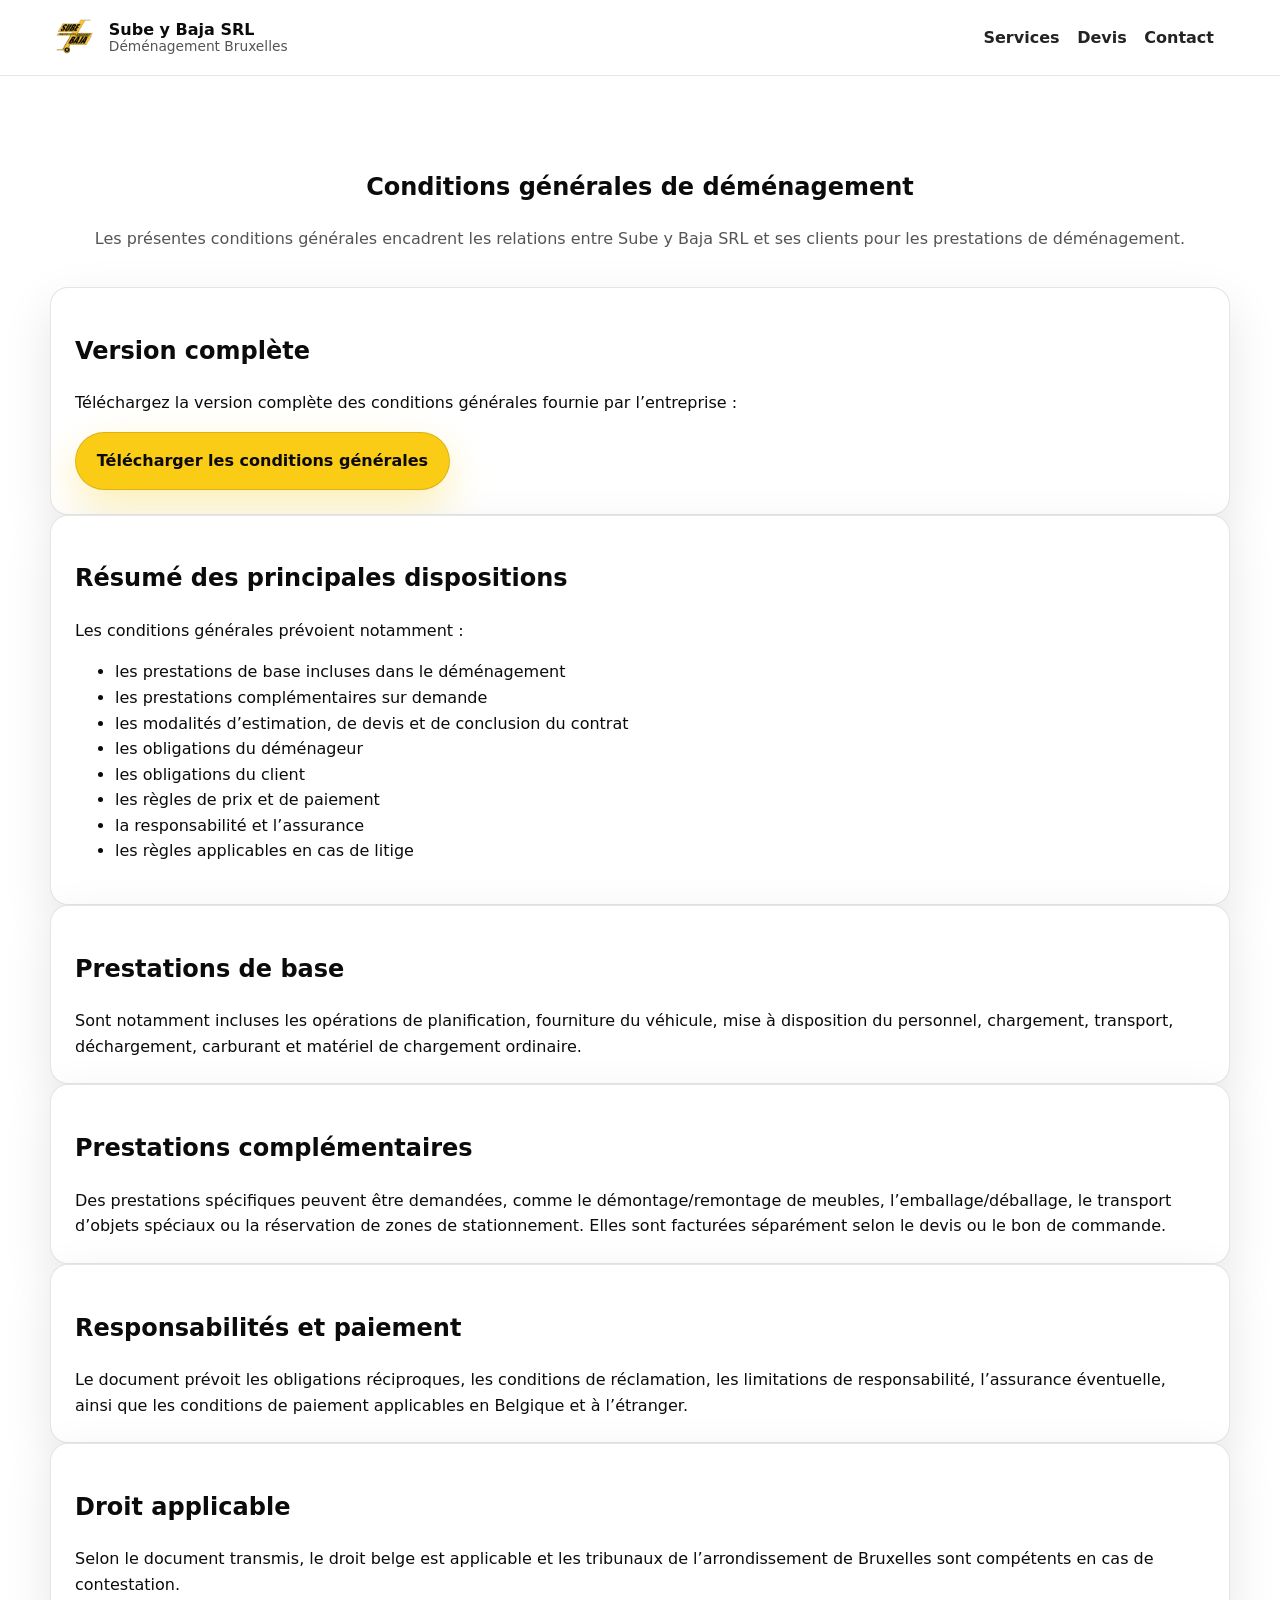
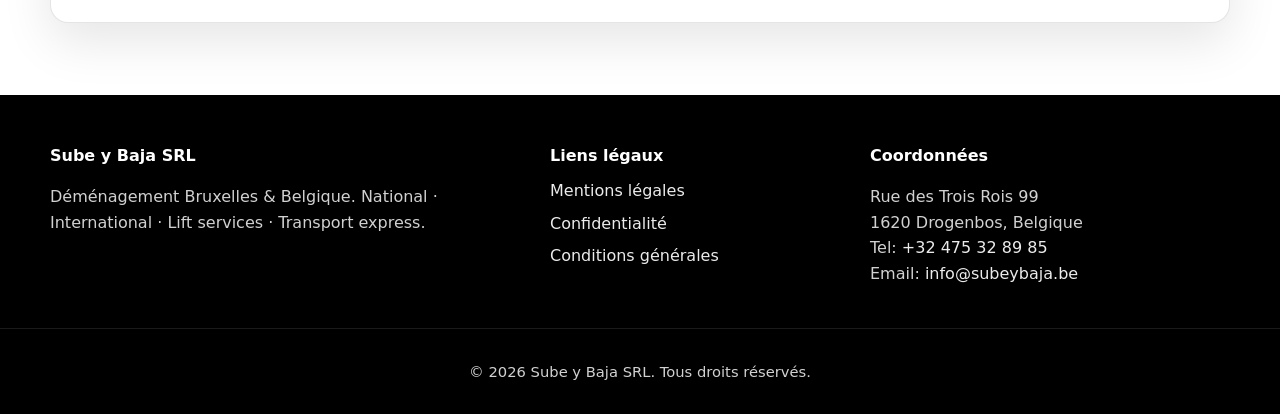
<file: condition_generales.html>
<!doctype html>
<html lang="fr">
  <head>
    <meta charset="utf-8" />
    <meta name="viewport" content="width=device-width, initial-scale=1" />
    <title>Conditions générales | Sube y Baja SRL</title>
    <meta
      name="description"
      content="Conditions générales de déménagement de Sube y Baja SRL."
    />
    <link rel="shortcut icon" href="assets/logo.jpg" type="image/x-icon" />
    <link rel="stylesheet" href="style.css" />
  </head>
  <body>
    <a class="skip-link" href="#contenu">Aller au contenu</a>

    <header class="site-header" id="top">
      <div class="container header__inner">
        <a class="brand" href="index.html" aria-label="Retour à l’accueil">
          <img
            src="assets/logo_classic.png"
            alt="Sube y Baja SRL"
            class="brand__logo"
          />
          <span class="brand__text">
            <strong>Sube y Baja SRL</strong>
            <span>Déménagement Bruxelles</span>
          </span>
        </a>

        <nav class="nav" aria-label="Navigation principale">
          <ul class="nav__list">
            <li><a href="index.html#services">Services</a></li>
            <li><a href="index.html#devis">Devis</a></li>
            <li><a href="index.html#contact">Contact</a></li>
          </ul>
        </nav>
      </div>
    </header>

    <main id="contenu">
      <section class="section">
        <div class="container legal-page">
          <header class="section__head">
            <h1>Conditions générales de déménagement</h1>
            <p>
              Les présentes conditions générales encadrent les relations entre
              Sube y Baja SRL et ses clients pour les prestations de
              déménagement.
            </p>
          </header>

          <div class="card">
            <h2>Version complète</h2>
            <p>
              Téléchargez la version complète des conditions générales fournie
              par l’entreprise :
            </p>
            <p>
              <a
                class="btn btn--primary"
                href="assets/conditions_generales.pdf"
                download
              >
                Télécharger les conditions générales
              </a>
            </p>
          </div>

          <div class="card">
            <h2>Résumé des principales dispositions</h2>
            <p>Les conditions générales prévoient notamment :</p>
            <ul>
              <li>les prestations de base incluses dans le déménagement</li>
              <li>les prestations complémentaires sur demande</li>
              <li>
                les modalités d’estimation, de devis et de conclusion du contrat
              </li>
              <li>les obligations du déménageur</li>
              <li>les obligations du client</li>
              <li>les règles de prix et de paiement</li>
              <li>la responsabilité et l’assurance</li>
              <li>les règles applicables en cas de litige</li>
            </ul>
          </div>

          <div class="card">
            <h2>Prestations de base</h2>
            <p>
              Sont notamment incluses les opérations de planification,
              fourniture du véhicule, mise à disposition du personnel,
              chargement, transport, déchargement, carburant et matériel de
              chargement ordinaire.
            </p>
          </div>

          <div class="card">
            <h2>Prestations complémentaires</h2>
            <p>
              Des prestations spécifiques peuvent être demandées, comme le
              démontage/remontage de meubles, l’emballage/déballage, le
              transport d’objets spéciaux ou la réservation de zones de
              stationnement. Elles sont facturées séparément selon le devis ou
              le bon de commande.
            </p>
          </div>

          <div class="card">
            <h2>Responsabilités et paiement</h2>
            <p>
              Le document prévoit les obligations réciproques, les conditions de
              réclamation, les limitations de responsabilité, l’assurance
              éventuelle, ainsi que les conditions de paiement applicables en
              Belgique et à l’étranger.
            </p>
          </div>

          <div class="card">
            <h2>Droit applicable</h2>
            <p>
              Selon le document transmis, le droit belge est applicable et les
              tribunaux de l’arrondissement de Bruxelles sont compétents en cas
              de contestation.
            </p>
          </div>
        </div>
      </section>
    </main>

    <footer class="site-footer">
      <div class="container footer__inner">
        <div>
          <h4>Sube y Baja SRL</h4>
          <p>
            Déménagement Bruxelles & Belgique. National · International · Lift
            services · Transport express.
          </p>
        </div>

        <div>
          <h4>Liens légaux</h4>
          <ul class="footer__links">
            <li><a href="mentions_legales.html">Mentions légales</a></li>
            <li><a href="confidentialite.html">Confidentialité</a></li>
            <li><a href="condition_generales.html">Conditions générales</a></li>
          </ul>
        </div>

        <div>
          <h4>Coordonnées</h4>
          <p>
            Rue des Trois Rois 99<br />
            1620 Drogenbos, Belgique<br />
            Tel: <a href="tel:+32475328985">+32 475 32 89 85</a><br />
            Email: <a href="mailto:info@subeybaja.be">info@subeybaja.be</a>
          </p>
        </div>
      </div>

      <div class="footer__bottom">
        <p>© <span id="year"></span> Sube y Baja SRL. Tous droits réservés.</p>
      </div>
    </footer>

    <script>
      document.getElementById("year").textContent = new Date().getFullYear();
    </script>
  </body>
</html>
</file>
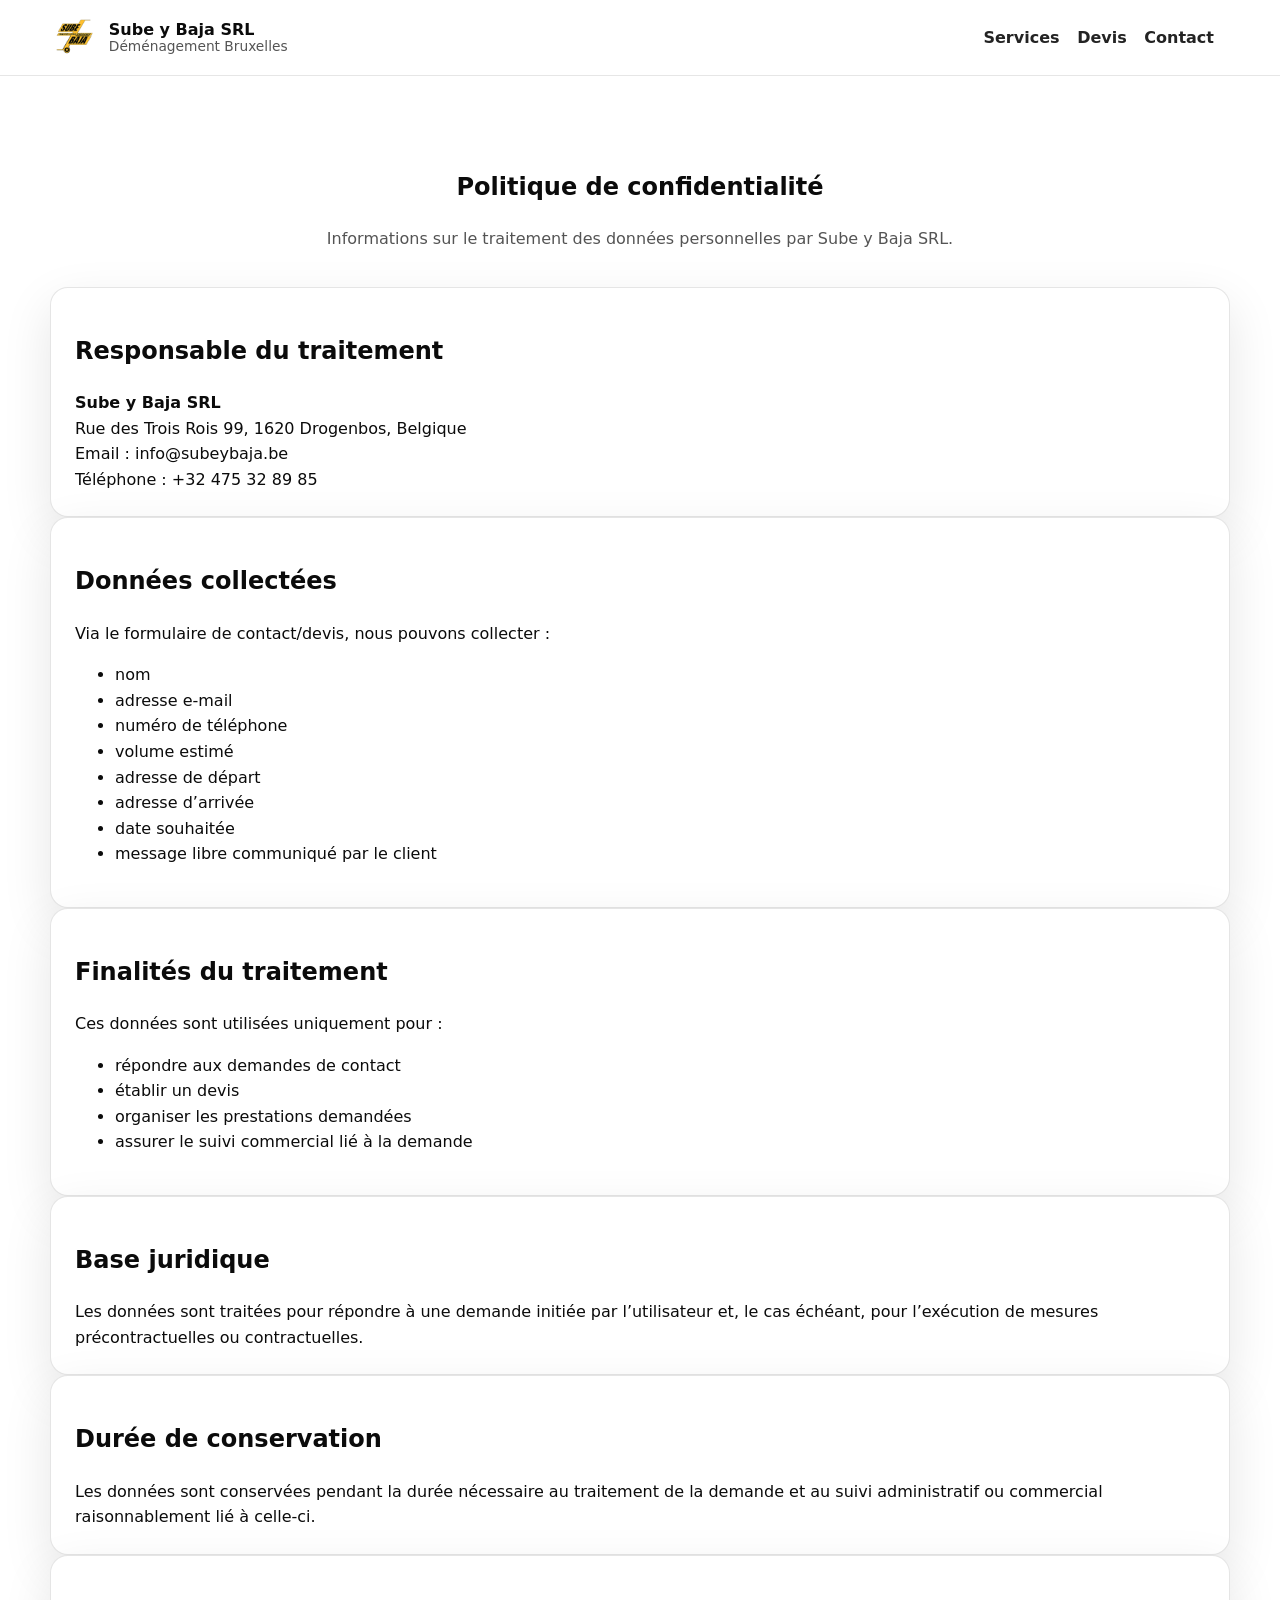
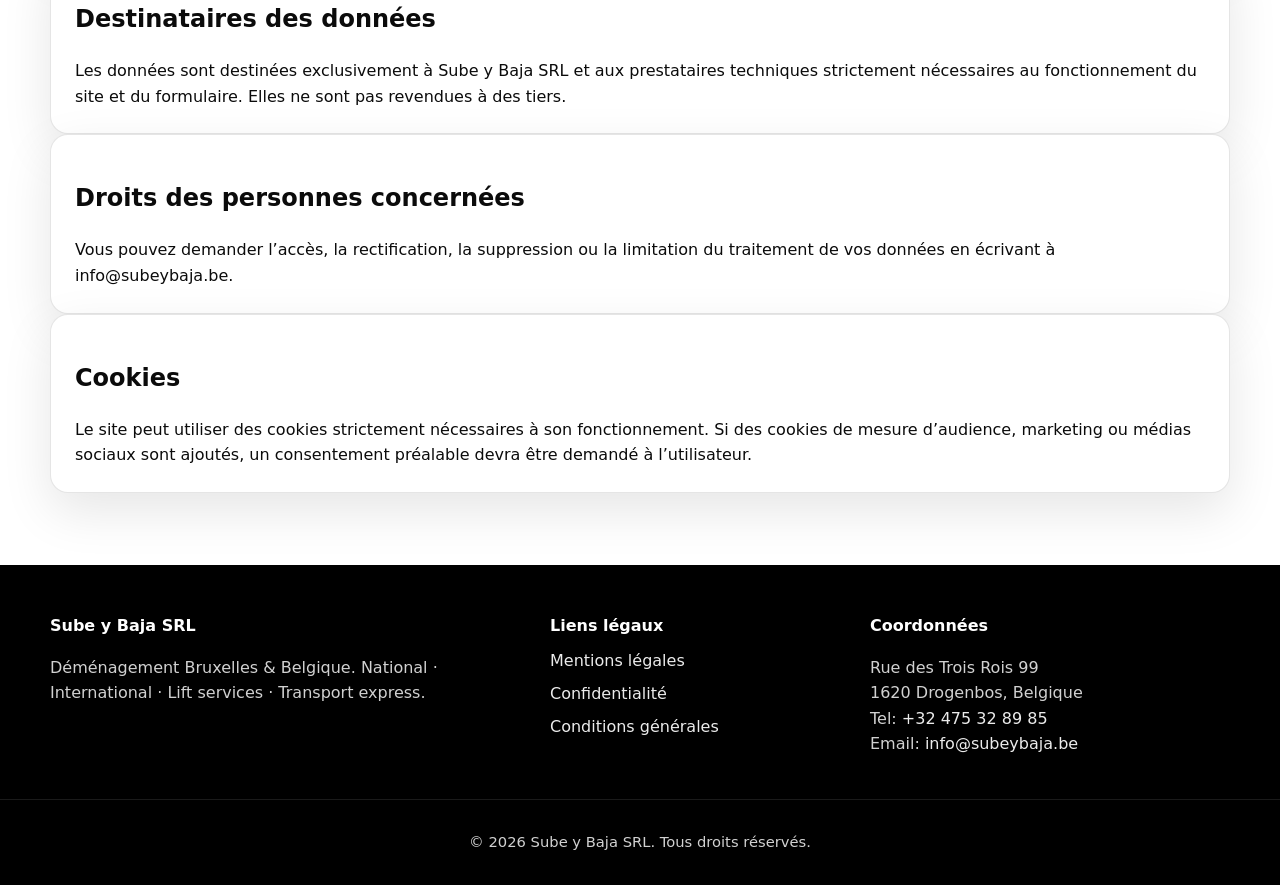
<file: confidentialite.html>
<!doctype html>
<html lang="fr">
  <head>
    <meta charset="utf-8" />
    <meta name="viewport" content="width=device-width, initial-scale=1" />
    <title>Politique de confidentialité | Sube y Baja SRL</title>
    <meta
      name="description"
      content="Politique de confidentialité de Sube y Baja SRL."
    />
    <link rel="shortcut icon" href="assets/logo.jpg" type="image/x-icon" />
    <link rel="stylesheet" href="style.css" />
  </head>
  <body>
    <a class="skip-link" href="#contenu">Aller au contenu</a>

    <header class="site-header" id="top">
      <div class="container header__inner">
        <a class="brand" href="index.html" aria-label="Retour à l’accueil">
          <img
            src="assets/logo_classic.png"
            alt="Sube y Baja SRL"
            class="brand__logo"
          />
          <span class="brand__text">
            <strong>Sube y Baja SRL</strong>
            <span>Déménagement Bruxelles</span>
          </span>
        </a>

        <nav class="nav" aria-label="Navigation principale">
          <ul class="nav__list">
            <li><a href="index.html#services">Services</a></li>
            <li><a href="index.html#devis">Devis</a></li>
            <li><a href="index.html#contact">Contact</a></li>
          </ul>
        </nav>
      </div>
    </header>

    <main id="contenu">
      <section class="section">
        <div class="container legal-page">
          <header class="section__head">
            <h1>Politique de confidentialité</h1>
            <p>
              Informations sur le traitement des données personnelles par Sube y
              Baja SRL.
            </p>
          </header>

          <div class="card">
            <h2>Responsable du traitement</h2>
            <p>
              <strong>Sube y Baja SRL</strong><br />
              Rue des Trois Rois 99, 1620 Drogenbos, Belgique<br />
              Email :
              <a href="mailto:info@subeybaja.be">info@subeybaja.be</a><br />
              Téléphone :
              <a href="tel:+32475328985">+32 475 32 89 85</a>
            </p>
          </div>

          <div class="card">
            <h2>Données collectées</h2>
            <p>Via le formulaire de contact/devis, nous pouvons collecter :</p>
            <ul>
              <li>nom</li>
              <li>adresse e-mail</li>
              <li>numéro de téléphone</li>
              <li>volume estimé</li>
              <li>adresse de départ</li>
              <li>adresse d’arrivée</li>
              <li>date souhaitée</li>
              <li>message libre communiqué par le client</li>
            </ul>
          </div>

          <div class="card">
            <h2>Finalités du traitement</h2>
            <p>Ces données sont utilisées uniquement pour :</p>
            <ul>
              <li>répondre aux demandes de contact</li>
              <li>établir un devis</li>
              <li>organiser les prestations demandées</li>
              <li>assurer le suivi commercial lié à la demande</li>
            </ul>
          </div>

          <div class="card">
            <h2>Base juridique</h2>
            <p>
              Les données sont traitées pour répondre à une demande initiée par
              l’utilisateur et, le cas échéant, pour l’exécution de mesures
              précontractuelles ou contractuelles.
            </p>
          </div>

          <div class="card">
            <h2>Durée de conservation</h2>
            <p>
              Les données sont conservées pendant la durée nécessaire au
              traitement de la demande et au suivi administratif ou commercial
              raisonnablement lié à celle-ci.
            </p>
          </div>

          <div class="card">
            <h2>Destinataires des données</h2>
            <p>
              Les données sont destinées exclusivement à Sube y Baja SRL et aux
              prestataires techniques strictement nécessaires au fonctionnement
              du site et du formulaire. Elles ne sont pas revendues à des tiers.
            </p>
          </div>

          <div class="card">
            <h2>Droits des personnes concernées</h2>
            <p>
              Vous pouvez demander l’accès, la rectification, la suppression ou
              la limitation du traitement de vos données en écrivant à
              <a href="mailto:info@subeybaja.be">info@subeybaja.be</a>.
            </p>
          </div>

          <div class="card">
            <h2>Cookies</h2>
            <p>
              Le site peut utiliser des cookies strictement nécessaires à son
              fonctionnement. Si des cookies de mesure d’audience, marketing ou
              médias sociaux sont ajoutés, un consentement préalable devra être
              demandé à l’utilisateur.
            </p>
          </div>
        </div>
      </section>
    </main>

    <footer class="site-footer">
      <div class="container footer__inner">
        <div>
          <h4>Sube y Baja SRL</h4>
          <p>
            Déménagement Bruxelles & Belgique. National · International · Lift
            services · Transport express.
          </p>
        </div>

        <div>
          <h4>Liens légaux</h4>
          <ul class="footer__links">
            <li><a href="mentions_legales.html">Mentions légales</a></li>
            <li><a href="confidentialite.html">Confidentialité</a></li>
            <li><a href="condition_generales.html">Conditions générales</a></li>
          </ul>
        </div>

        <div>
          <h4>Coordonnées</h4>
          <p>
            Rue des Trois Rois 99<br />
            1620 Drogenbos, Belgique<br />
            Tel: <a href="tel:+32475328985">+32 475 32 89 85</a><br />
            Email: <a href="mailto:info@subeybaja.be">info@subeybaja.be</a>
          </p>
        </div>
      </div>

      <div class="footer__bottom">
        <p>© <span id="year"></span> Sube y Baja SRL. Tous droits réservés.</p>
      </div>
    </footer>

    <script>
      document.getElementById("year").textContent = new Date().getFullYear();
    </script>
  </body>
</html>
</file>
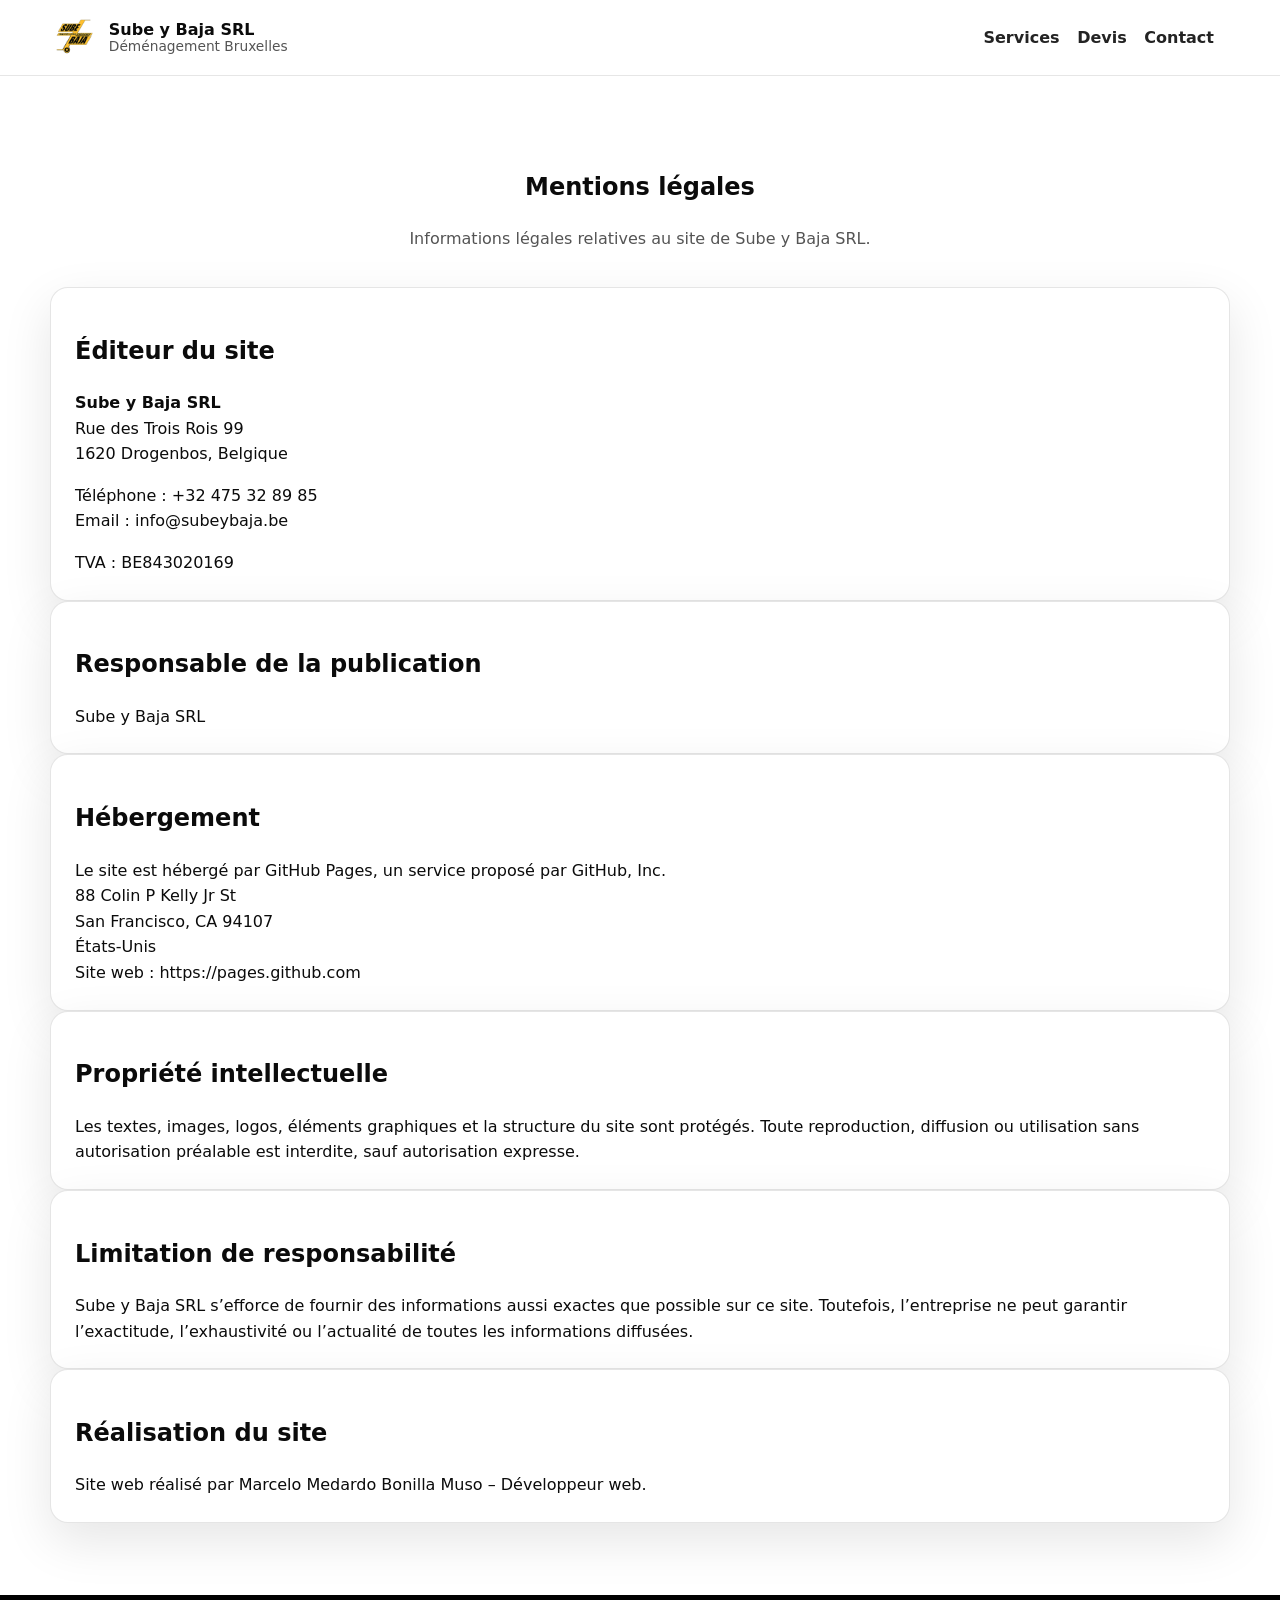
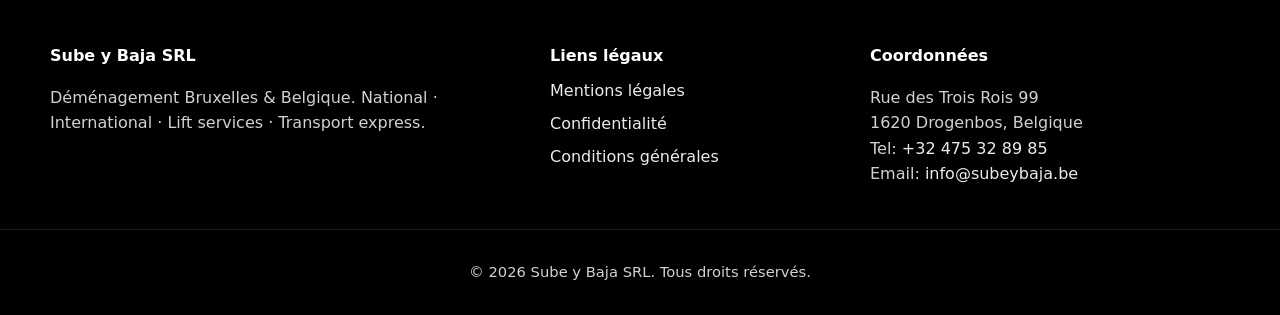
<file: mentions_legales.html>
<!doctype html>
<html lang="fr">
  <head>
    <meta charset="utf-8" />
    <meta name="viewport" content="width=device-width, initial-scale=1" />
    <title>Mentions légales | Sube y Baja SRL</title>
    <meta name="description" content="Mentions légales de Sube y Baja SRL." />
    <link rel="shortcut icon" href="assets/logo.jpg" type="image/x-icon" />
    <link rel="stylesheet" href="style.css" />
  </head>
  <body>
    <a class="skip-link" href="#contenu">Aller au contenu</a>

    <header class="site-header" id="top">
      <div class="container header__inner">
        <a class="brand" href="index.html" aria-label="Retour à l’accueil">
          <img
            src="assets/logo_classic.png"
            alt="Sube y Baja SRL"
            class="brand__logo"
          />
          <span class="brand__text">
            <strong>Sube y Baja SRL</strong>
            <span>Déménagement Bruxelles</span>
          </span>
        </a>

        <nav class="nav" aria-label="Navigation principale">
          <ul class="nav__list">
            <li><a href="index.html#services">Services</a></li>
            <li><a href="index.html#devis">Devis</a></li>
            <li><a href="index.html#contact">Contact</a></li>
          </ul>
        </nav>
      </div>
    </header>

    <main id="contenu">
      <section class="section">
        <div class="container legal-page">
          <header class="section__head">
            <h1>Mentions légales</h1>
            <p>Informations légales relatives au site de Sube y Baja SRL.</p>
          </header>

          <div class="card">
            <h2>Éditeur du site</h2>
            <p>
              <strong>Sube y Baja SRL</strong><br />
              Rue des Trois Rois 99<br />
              1620 Drogenbos, Belgique
            </p>
            <p>
              Téléphone :
              <a href="tel:+32475328985">+32 475 32 89 85</a><br />
              Email :
              <a href="mailto:info@subeybaja.be">info@subeybaja.be</a>
            </p>
            <p>TVA : BE843020169</p>
          </div>

          <div class="card">
            <h2>Responsable de la publication</h2>
            <p>Sube y Baja SRL</p>
          </div>

          <div class="card">
            <h2>Hébergement</h2>
            <p>
              Le site est hébergé par GitHub Pages, un service proposé par
              GitHub, Inc.<br />
              88 Colin P Kelly Jr St<br />
              San Francisco, CA 94107<br />
              États-Unis<br />
              Site web : https://pages.github.com
            </p>
          </div>

          <div class="card">
            <h2>Propriété intellectuelle</h2>
            <p>
              Les textes, images, logos, éléments graphiques et la structure du
              site sont protégés. Toute reproduction, diffusion ou utilisation
              sans autorisation préalable est interdite, sauf autorisation
              expresse.
            </p>
          </div>

          <div class="card">
            <h2>Limitation de responsabilité</h2>
            <p>
              Sube y Baja SRL s’efforce de fournir des informations aussi
              exactes que possible sur ce site. Toutefois, l’entreprise ne peut
              garantir l’exactitude, l’exhaustivité ou l’actualité de toutes les
              informations diffusées.
            </p>
          </div>

          <div class="card">
            <h2>Réalisation du site</h2>
            <p>
              Site web réalisé par Marcelo Medardo Bonilla Muso – Développeur
              web.
            </p>
          </div>
        </div>
      </section>
    </main>

    <footer class="site-footer">
      <div class="container footer__inner">
        <div>
          <h4>Sube y Baja SRL</h4>
          <p>
            Déménagement Bruxelles & Belgique. National · International · Lift
            services · Transport express.
          </p>
        </div>

        <div>
          <h4>Liens légaux</h4>
          <ul class="footer__links">
            <li><a href="mentions_legales.html">Mentions légales</a></li>
            <li><a href="confidentialite.html">Confidentialité</a></li>
            <li>
              <a href="condition_generales.html">Conditions générales</a>
            </li>
          </ul>
        </div>

        <div>
          <h4>Coordonnées</h4>
          <p>
            Rue des Trois Rois 99<br />
            1620 Drogenbos, Belgique<br />
            Tel: <a href="tel:+32475328985">+32 475 32 89 85</a><br />
            Email: <a href="mailto:info@subeybaja.be">info@subeybaja.be</a>
          </p>
        </div>
      </div>

      <div class="footer__bottom">
        <p>© <span id="year"></span> Sube y Baja SRL. Tous droits réservés.</p>
      </div>
    </footer>

    <script>
      document.getElementById("year").textContent = new Date().getFullYear();
    </script>
  </body>
</html>
</file>
<file: style.css>
/* =========================
   RESET
========================= */
*,
*::before,
*::after {
  box-sizing: border-box;
}

html {
  scroll-behavior: smooth;
}

body {
  margin: 0;
  font-family: system-ui, -apple-system, BlinkMacSystemFont, "Segoe UI", Roboto,
    Arial, sans-serif;
  line-height: 1.6;
  color: #0b0b0b;
  background: #ffffff;
}

img {
  display: block;
  max-width: 100%;
  height: auto;
}

a {
  color: inherit;
  text-decoration: none;
}

:focus-visible {
  outline: 3px solid #facc15;
  outline-offset: 3px;
}

/* =========================
   VARIABLES
========================= */
:root {
  --black: #0b0b0b;
  --white: #ffffff;
  --yellow: #facc15;

  --muted: rgba(11, 11, 11, 0.7);
  --line: rgba(11, 11, 11, 0.1);

  --radius: 18px;
  --radius-sm: 14px;

  --shadow: 0 18px 50px rgba(0, 0, 0, 0.1);
  --shadow2: 0 28px 90px rgba(0, 0, 0, 0.14);
}

/* éviter que les ancres passent sous le header sticky */
section {
  scroll-margin-top: 90px;
}

/* =========================
   LAYOUT
========================= */
.container {
  width: min(1180px, 100% - 3rem);
  margin-inline: auto;
}

.section {
  padding: 4.5rem 0;
}

.section--alt {
  background: #fafafa;
  border-top: 1px solid var(--line);
  border-bottom: 1px solid var(--line);
}

.grid {
  display: grid;
  gap: 1.25rem;
}

.grid--2 {
  grid-template-columns: repeat(2, minmax(0, 1fr));
}

/* =========================
   HEADINGS / SECTION HEAD
========================= */
.section__head {
  text-align: center;
  margin-bottom: 2.2rem;
}

.section__head h2 {
  margin: 0 0 0.5rem;
  font-size: clamp(1.75rem, 2.3vw, 2.45rem);
  letter-spacing: -0.02em;
  line-height: 1.1;
}

.section__head p {
  margin: 0;
  color: var(--muted);
}

.section__line {
  display: block;
  width: 120px;
  height: 4px;
  margin: 0.85rem auto 0.9rem;
  border-radius: 999px;
  background: linear-gradient(
    90deg,
    transparent,
    var(--yellow),
    transparent
  );
}

/* =========================
   SKIP LINK
========================= */
.skip-link {
  position: absolute;
  left: -999px;
  top: 10px;
  background: var(--yellow);
  color: var(--black);
  padding: 0.6rem 0.9rem;
  border-radius: 999px;
  z-index: 9999;
}

.skip-link:focus {
  left: 12px;
}

/* =========================
   REVEAL
========================= */
.reveal {
  opacity: 0;
  transform: translateY(18px);
  transition: opacity 0.6s ease, transform 0.6s ease;
}

.reveal.is-visible {
  opacity: 1;
  transform: translateY(0);
}

@media (prefers-reduced-motion: reduce) {
  .reveal {
    opacity: 1;
    transform: none;
    transition: none;
  }
}

/* =========================
   BUTTONS
========================= */
.btn {
  display: inline-flex;
  align-items: center;
  justify-content: center;
  gap: 0.55rem;
  padding: 0.95rem 1.3rem;
  border-radius: 999px;
  font-weight: 900;
  border: 1px solid transparent;
  transition:
    transform 0.18s ease,
    box-shadow 0.18s ease,
    background 0.18s ease,
    color 0.18s ease,
    border-color 0.18s ease;
  white-space: nowrap;
  position: relative;
  overflow: hidden;
}

.btn::after {
  content: "";
  position: absolute;
  top: -40%;
  left: -60%;
  width: 60%;
  height: 180%;
  transform: rotate(20deg);
  background: linear-gradient(
    90deg,
    transparent,
    rgba(255, 255, 255, 0.45),
    transparent
  );
  opacity: 0;
  transition:
    opacity 0.18s ease,
    left 0.4s ease;
}

.btn:hover::after {
  opacity: 1;
  left: 120%;
}

@media (prefers-reduced-motion: reduce) {
  .btn::after {
    display: none;
  }
}

.btn--primary {
  background: var(--yellow);
  color: var(--black);
  border-color: rgba(0, 0, 0, 0.12);
  box-shadow: 0 16px 40px rgba(250, 204, 21, 0.32);
}

.btn--primary:hover {
  transform: translateY(-2px);
  box-shadow: 0 24px 55px rgba(250, 204, 21, 0.42);
}

.btn--outline {
  background: var(--yellow);
  color: var(--black);
  border-color: rgba(0, 0, 0, 0.12);
  box-shadow: 0 16px 40px rgba(250, 204, 21, 0.32);
}

.btn--outline:hover {
  transform: translateY(-2px);
  box-shadow: 0 24px 55px rgba(250, 204, 21, 0.42);
}

.contact-box .btn--outline,
.cookie-banner .btn--outline {
  color: var(--black);
  border-color: rgba(0, 0, 0, 0.16);
  background: #fff;
}

.contact-box .btn--outline:hover,
.cookie-banner .btn--outline:hover {
  background: var(--yellow);
  color: var(--black);
  border-color: rgba(0, 0, 0, 0.12);
}

.btn--block {
  width: 100%;
}

/* =========================
   HEADER
========================= */
.site-header {
  position: sticky;
  top: 0;
  z-index: 30;
  background: rgba(255, 255, 255, 0.88);
  backdrop-filter: blur(10px);
  border-bottom: 1px solid var(--line);
}

.header__inner {
  display: grid;
  grid-template-columns: 1fr auto auto;
  align-items: center;
  gap: 1rem;
  padding: 0.9rem 0;
}

.brand {
  display: inline-flex;
  align-items: center;
  gap: 0.8rem;
}

.brand__logo {
  height: 46px;
  width: auto;
  object-fit: contain;
}

.brand__text {
  display: grid;
  line-height: 1.05;
}

.brand__text strong {
  font-size: 1rem;
}

.brand__text span {
  font-size: 0.86rem;
  color: var(--muted);
}

.nav__list {
  list-style: none;
  display: flex;
  gap: 1.1rem;
  margin: 0;
  padding: 0;
}

.nav__list a {
  font-weight: 850;
  color: rgba(11, 11, 11, 0.9);
  position: relative;
}

.nav__list a::after {
  content: "";
  position: absolute;
  left: 0;
  bottom: -6px;
  width: 0;
  height: 3px;
  border-radius: 999px;
  background: var(--yellow);
  transition: width 0.18s ease;
}

.nav__list a:hover::after {
  width: 100%;
}

.nav-toggle {
  display: none;
  width: 44px;
  height: 44px;
  border-radius: 999px;
  border: 1px solid rgba(0, 0, 0, 0.15);
  background: #fff;
  padding: 0;
}

.nav-toggle span {
  display: block;
  width: 18px;
  height: 2px;
  background: var(--black);
  margin: 4px auto;
  border-radius: 2px;
}

.nav--open {
  display: block;
}

/* =========================
   HERO
========================= */
.hero--landscape {
  position: relative;
  min-height: 560px;
  display: grid;
  align-items: center;
  overflow: hidden;
}

.hero__bg {
  position: absolute;
  inset: 0;
  background:
    linear-gradient(
      90deg,
      rgba(0, 0, 0, 0.8) 0%,
      rgba(0, 0, 0, 0.48) 55%,
      rgba(0, 0, 0, 0.16) 100%
    ),
    url("assets/hero_vehicules.jpg") center / cover no-repeat;
  transform: scale(1.02);
}

.hero__inner {
  position: relative;
  padding: 5.4rem 0;
}

.hero__panel {
  width: min(720px, 100%);
  color: #fff;
}

.kicker {
  margin: 0 0 0.9rem;
  display: inline-flex;
  padding: 0.35rem 0.75rem;
  border-radius: 999px;
  background: rgba(250, 204, 21, 0.92);
  color: #0b0b0b;
  font-weight: 950;
  letter-spacing: 0.06em;
  text-transform: uppercase;
  font-size: 0.78rem;
}

.hero__panel h1 {
  margin: 0 0 1rem;
  font-size: clamp(2.3rem, 3.4vw, 3.5rem);
  line-height: 1.05;
  letter-spacing: -0.03em;
}

.lead {
  margin: 0 0 1.2rem;
  color: rgba(255, 255, 255, 0.9);
  font-size: 1.06rem;
  max-width: 62ch;
}

.pill-list {
  list-style: none;
  padding: 0;
  margin: 0 0 1.6rem;
  display: grid;
  gap: 0.55rem;
}

.pill-list li {
  display: inline-flex;
  align-items: center;
  gap: 0.6rem;
  width: fit-content;
  padding: 0.45rem 0.8rem;
  border-radius: 999px;
  background: rgba(255, 255, 255, 0.12);
  border: 1px solid rgba(255, 255, 255, 0.18);
  color: rgba(255, 255, 255, 0.92);
  font-weight: 800;
}

.pill-list i {
  color: var(--yellow);
}

.hero__cta {
  display: flex;
  flex-wrap: wrap;
  gap: 0.75rem;
  margin-bottom: 0.9rem;
}

.tiny {
  margin: 0;
  color: rgba(255, 255, 255, 0.76);
  font-size: 0.92rem;
}

/* =========================
   CARDS / GENERIC BLOCKS
========================= */
.card {
  background: #fff;
  border: 1px solid rgba(0, 0, 0, 0.1);
  border-radius: var(--radius);
  padding: 1.5rem;
  box-shadow: var(--shadow);
  position: relative;
  overflow: hidden;
}

.card::before,
.contact-box::before,
.review::before,
.reviews__summary::before,
.service::before {
  content: "";
  position: absolute;
  inset: 0;
  border-radius: inherit;
  pointer-events: none;
  opacity: 0;
  box-shadow:
    0 0 0 2px rgba(250, 204, 21, 0.45),
    0 22px 60px rgba(250, 204, 21, 0.18);
  transition: opacity 0.18s ease;
}

.card:hover::before,
.contact-box:hover::before,
.review:hover::before,
.reviews__summary:hover::before,
.service:hover::before {
  opacity: 1;
}

.card h3,
.card h4 {
  margin-top: 0;
  margin-bottom: 0.75rem;
}

.card p:last-child {
  margin-bottom: 0;
}

.card--soft {
  background: #fffdf3;
}

/* =========================
   SERVICES
========================= */
.services {
  display: grid;
  gap: 1.6rem;
}

.service {
  background: var(--white);
  border: 1px solid rgba(0, 0, 0, 0.1);
  border-radius: var(--radius);
  overflow: hidden;
  box-shadow: var(--shadow);
  display: grid;
  grid-template-columns: 1.15fr 1fr;
  align-items: stretch;
  transition:
    transform 0.18s ease,
    box-shadow 0.18s ease,
    border-color 0.18s ease;
  position: relative;
}

.service:hover {
  transform: translateY(-8px);
  border-color: rgba(250, 204, 21, 0.65);
  box-shadow: var(--shadow2);
}

.service__img {
  height: 100%;
  min-height: 340px;
  background: #f3f3f3;
}

.service__img img {
  width: 100%;
  height: 100%;
  object-fit: cover;
  transition: transform 0.25s ease;
}

.service:hover .service__img img {
  transform: scale(1.04);
}

.service__body {
  padding: 2rem;
  display: grid;
  align-content: center;
}

.service__body h3 {
  margin: 0 0 0.7rem;
  font-size: 1.5rem;
  letter-spacing: -0.01em;
}

.service__body p {
  margin: 0 0 1.1rem;
  color: rgba(11, 11, 11, 0.74);
  font-size: 1.05rem;
}

.link {
  font-weight: 950;
  color: var(--black);
  text-decoration: underline;
  text-decoration-color: var(--yellow);
  text-underline-offset: 4px;
}

.service--reverse {
  grid-template-columns: 1fr 1.15fr;
}

.service--reverse .service__img {
  order: 2;
}

.service--reverse .service__body {
  order: 1;
}

/* =========================
   REVIEWS
========================= */
.reviews {
  display: grid;
  grid-template-columns: 340px 1fr;
  gap: 1.4rem;
  align-items: start;
}

.reviews__summary {
  background: #fff;
  border: 1px solid rgba(0, 0, 0, 0.1);
  border-radius: var(--radius);
  box-shadow: var(--shadow);
  padding: 1.35rem;
  position: relative;
}

.rating-big {
  display: flex;
  align-items: baseline;
  gap: 0.6rem;
}

.rating-big strong {
  font-size: 2.4rem;
}

.rating-big span {
  color: rgba(0, 0, 0, 0.6);
  font-weight: 800;
}

.stars {
  color: var(--yellow);
}

.stars.small {
  font-size: 0.95rem;
}

.muted {
  color: var(--muted);
}

.reviews__list {
  display: grid;
  grid-auto-flow: column;
  grid-auto-columns: minmax(260px, 1fr);
  gap: 1.1rem;
  overflow-x: auto;
  padding-bottom: 0.25rem;
  scroll-snap-type: x mandatory;
  scrollbar-width: thin;
  scrollbar-color: rgba(250, 204, 21, 0.85) rgba(0, 0, 0, 0.06);
}

.reviews__list::-webkit-scrollbar {
  height: 10px;
}

.reviews__list::-webkit-scrollbar-track {
  background: rgba(0, 0, 0, 0.06);
  border-radius: 999px;
}

.reviews__list::-webkit-scrollbar-thumb {
  background: rgba(250, 204, 21, 0.85);
  border-radius: 999px;
}

.review {
  scroll-snap-align: start;
  background: #fff;
  border: 1px solid rgba(0, 0, 0, 0.1);
  border-radius: var(--radius);
  box-shadow: var(--shadow);
  padding: 1.2rem;
  min-height: 150px;
  transition:
    transform 0.18s ease,
    box-shadow 0.18s ease,
    border-color 0.18s ease;
  position: relative;
}

.review:hover {
  transform: translateY(-6px);
  border-color: rgba(250, 204, 21, 0.65);
  box-shadow: var(--shadow2);
}

.review__top {
  display: flex;
  align-items: center;
  justify-content: space-between;
  gap: 1rem;
  margin-bottom: 0.6rem;
}

.review p {
  margin: 0;
  color: rgba(11, 11, 11, 0.72);
  font-size: 1rem;
}

/* =========================
   FORM
========================= */
.devis-wrap {
  display: flex;
  justify-content: center;
}

.quote-form {
  width: 100%;
  max-width: 980px;
}

.form-grid {
  display: grid;
  grid-template-columns: repeat(2, minmax(0, 1fr));
  gap: 16px 18px;
  padding: 24px;
  background: #fff;
  border: 1px solid rgba(0, 0, 0, 0.1);
  border-radius: var(--radius);
  box-shadow: var(--shadow);
}

.field {
  display: grid;
  gap: 8px;
}

.field--full {
  grid-column: 1 / -1;
}

label {
  font-weight: 950;
  color: rgba(11, 11, 11, 0.9);
}

input,
textarea {
  width: 100%;
  border-radius: 14px;
  padding: 0.95rem 0.95rem;
  border: 1px solid rgba(0, 0, 0, 0.14);
  background: #fff;
  color: var(--black);
  font: inherit;
  transition:
    border-color 0.15s ease,
    box-shadow 0.15s ease;
}

input:focus,
textarea:focus {
  outline: none;
  border-color: rgba(250, 204, 21, 0.95);
  box-shadow: 0 0 0 4px rgba(250, 204, 21, 0.22);
}

textarea {
  min-height: 160px;
  resize: vertical;
}

.form-hint {
  margin: 0.65rem 0 0;
  color: rgba(0, 0, 0, 0.62);
  font-size: 0.92rem;
  text-align: center;
}

/* =========================
   GALLERY
========================= */
.gallery--big {
  display: grid;
  grid-template-columns: repeat(3, minmax(0, 1fr));
  gap: 1.1rem;
}

.gallery--big img {
  width: 100%;
  height: 320px;
  object-fit: cover;
  object-position: center;
  border-radius: 18px;
  border: 1px solid rgba(0, 0, 0, 0.1);
  box-shadow: var(--shadow);
  transition:
    transform 0.18s ease,
    box-shadow 0.18s ease,
    border-color 0.18s ease;
}

.gallery--big img:hover {
  transform: translateY(-6px);
  border-color: rgba(250, 204, 21, 0.65);
  box-shadow: var(--shadow2);
}

/* =========================
   CONTACT
========================= */
.contact-box {
  background: #fff;
  border: 1px solid rgba(0, 0, 0, 0.1);
  border-radius: var(--radius);
  box-shadow: var(--shadow);
  padding: 1.35rem;
  display: flex;
  align-items: center;
  justify-content: space-between;
  gap: 1rem;
  position: relative;
}

.contact-box__cta {
  display: flex;
  gap: 0.75rem;
  flex-wrap: wrap;
}

/* =========================
   FOOTER
========================= */
.site-footer {
  background: #000;
  color: rgba(255, 255, 255, 0.88);
}

.footer__inner {
  padding: 3rem 0 1.6rem;
  display: grid;
  grid-template-columns: 1.6fr 1fr 1.2fr;
  gap: 1.25rem;
}

.site-footer h4 {
  margin: 0 0 0.6rem;
  color: #fff;
}

.site-footer a {
  color: rgba(255, 255, 255, 0.92);
}

.site-footer a:hover {
  color: var(--yellow);
}

.footer__links {
  list-style: none;
  padding: 0;
  margin: 0;
  display: grid;
  gap: 0.45rem;
}

.footer-socials-bottom {
  display: flex;
  justify-content: center;
  gap: 1.8rem;
  padding: 1.4rem 0 1rem;
}

.footer-socials-bottom a {
  width: 62px;
  height: 62px;
  display: grid;
  place-items: center;
  border-radius: 50%;
  border: 2px solid rgba(250, 204, 21, 0.45);
  color: #fff;
  transition:
    background 0.15s ease,
    transform 0.15s ease,
    color 0.15s ease;
}

.footer-socials-bottom a:hover {
  background: var(--yellow);
  color: #000;
  transform: translateY(-5px);
}

.footer-socials-bottom i {
  font-size: 1.45rem;
}

.footer__bottom {
  border-top: 1px solid rgba(255, 255, 255, 0.1);
  padding: 1rem 0;
  text-align: center;
  color: rgba(255, 255, 255, 0.75);
  font-size: 0.92rem;
}

.site-footer .muted {
  color: rgba(255, 255, 255, 0.78);
}

.site-footer p {
  color: rgba(255, 255, 255, 0.82);
}

/* =========================
   COOKIE BANNER
========================= */
.cookie-banner {
  position: fixed;
  left: 1rem;
  right: 1rem;
  bottom: 1rem;
  z-index: 9999;
  max-width: 720px;
  margin: 0 auto;
  padding: 1rem;
  border-radius: 16px;
  background: #000;
  color: #fff;
  box-shadow: 0 18px 50px rgba(0, 0, 0, 0.25);
}

.cookie-banner p {
  margin: 0 0 0.8rem;
  color: rgba(255, 255, 255, 0.86);
}

.cookie-banner[hidden] {
  display: none !important;
}

/* =========================
   RESPONSIVE
========================= */
@media (max-width: 980px) {
  .grid--2,
  .reviews,
  .footer__inner {
    grid-template-columns: 1fr;
  }

  .gallery--big {
    grid-template-columns: repeat(2, 1fr);
  }

  .contact-box {
    flex-direction: column;
    align-items: flex-start;
  }

  .service {
    grid-template-columns: 1fr;
  }

  .service__img {
    min-height: 260px;
  }

  .service__body {
    padding: 1.35rem;
  }

  .service--reverse .service__img,
  .service--reverse .service__body {
    order: initial;
  }
}

@media (max-width: 780px) {
  .nav-toggle {
    display: inline-grid;
    place-items: center;
  }

  .nav {
    position: absolute;
    left: 0;
    right: 0;
    top: 74px;
    background: rgba(255, 255, 255, 0.96);
    border-bottom: 1px solid var(--line);
    display: none;
  }

  .nav--open {
    display: block;
  }

  .nav__list {
    flex-direction: column;
    padding: 0.95rem 1.25rem 1.2rem;
    gap: 0.75rem;
  }

  .form-grid {
    grid-template-columns: 1fr;
    padding: 18px;
  }

  .gallery--big {
    grid-template-columns: 1fr;
  }

  .hero__inner {
    padding: 4.5rem 0;
  }

  .hero__panel h1 {
    font-size: clamp(2rem, 8vw, 2.7rem);
  }

  .hero__cta {
    flex-direction: column;
    align-items: stretch;
  }

  .hero__cta .btn {
    width: 100%;
  }

  .brand__text span {
    display: none;
  }
}

@media (max-width: 560px) {
  .container {
    width: min(1180px, 100% - 1.2rem);
  }

  .section {
    padding: 3.7rem 0;
  }

  .footer-socials-bottom {
    gap: 1rem;
  }

  .footer-socials-bottom a {
    width: 54px;
    height: 54px;
  }
}
</file>
